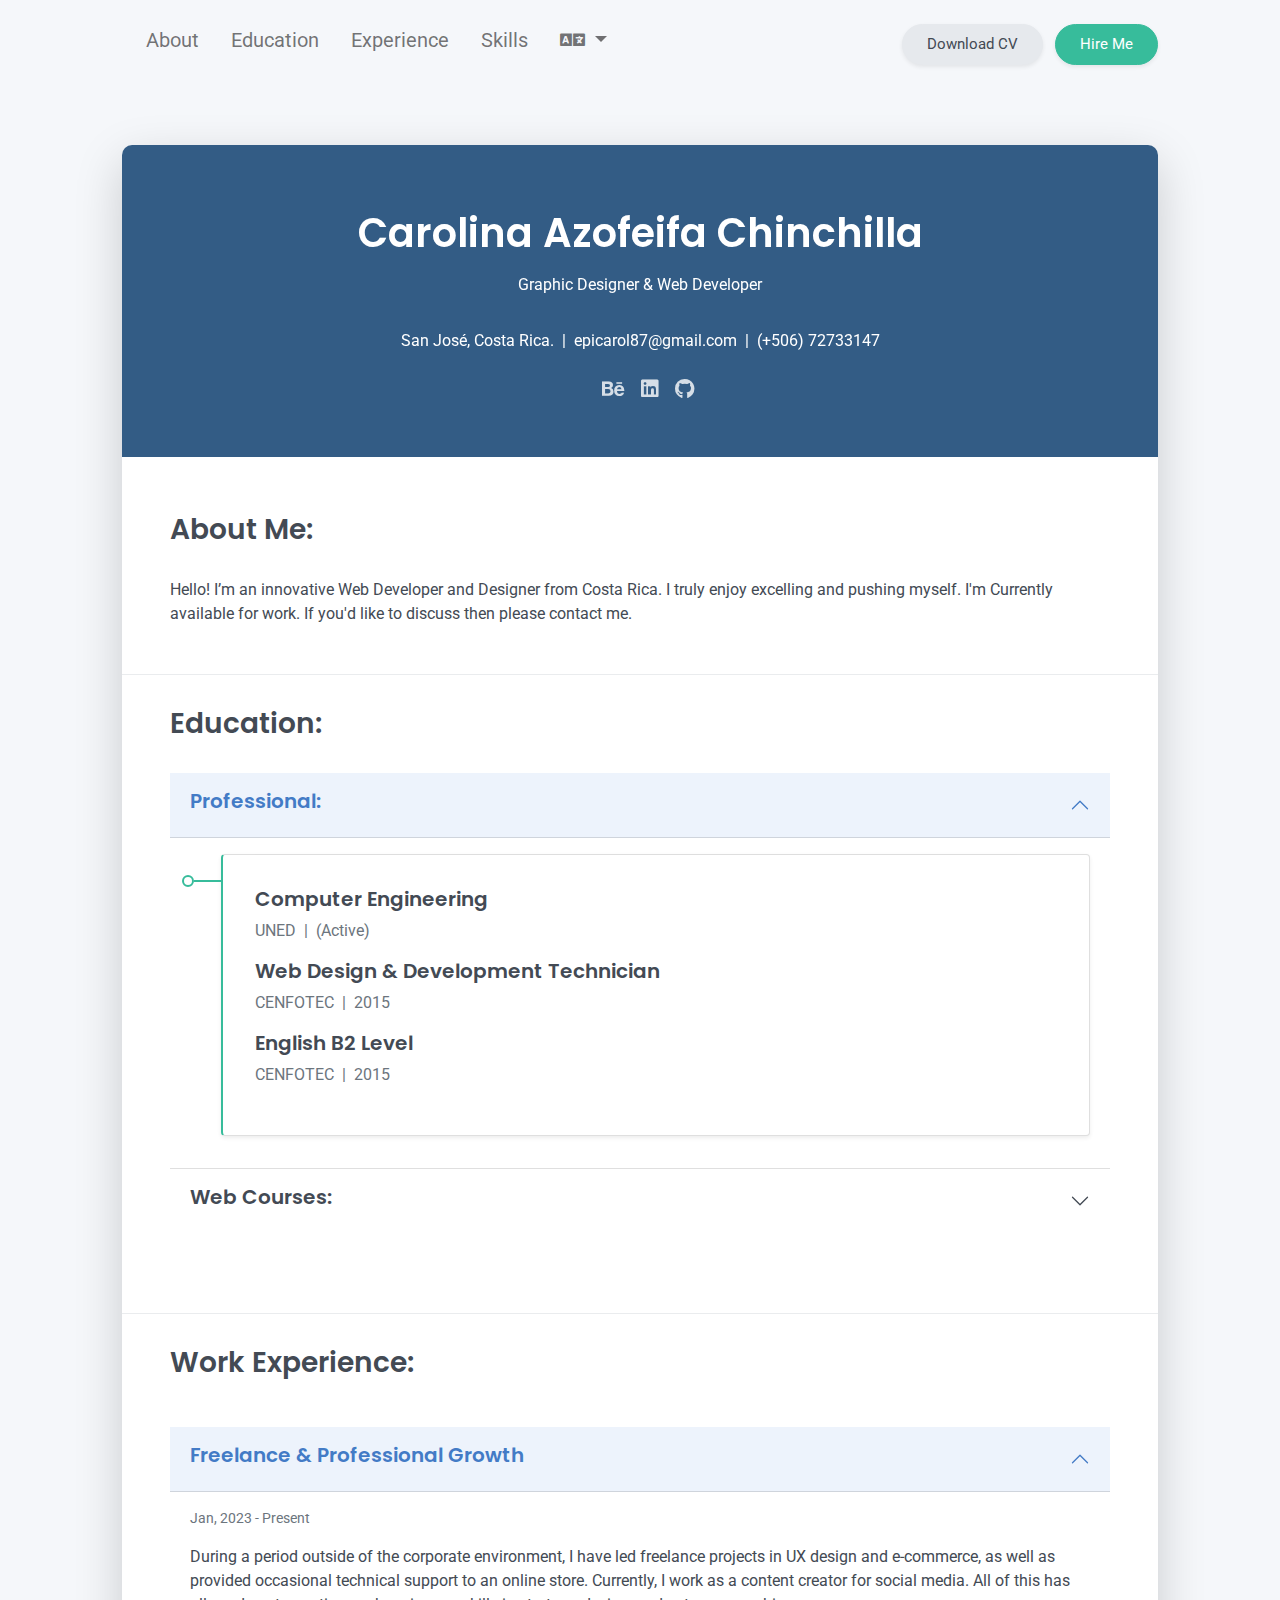
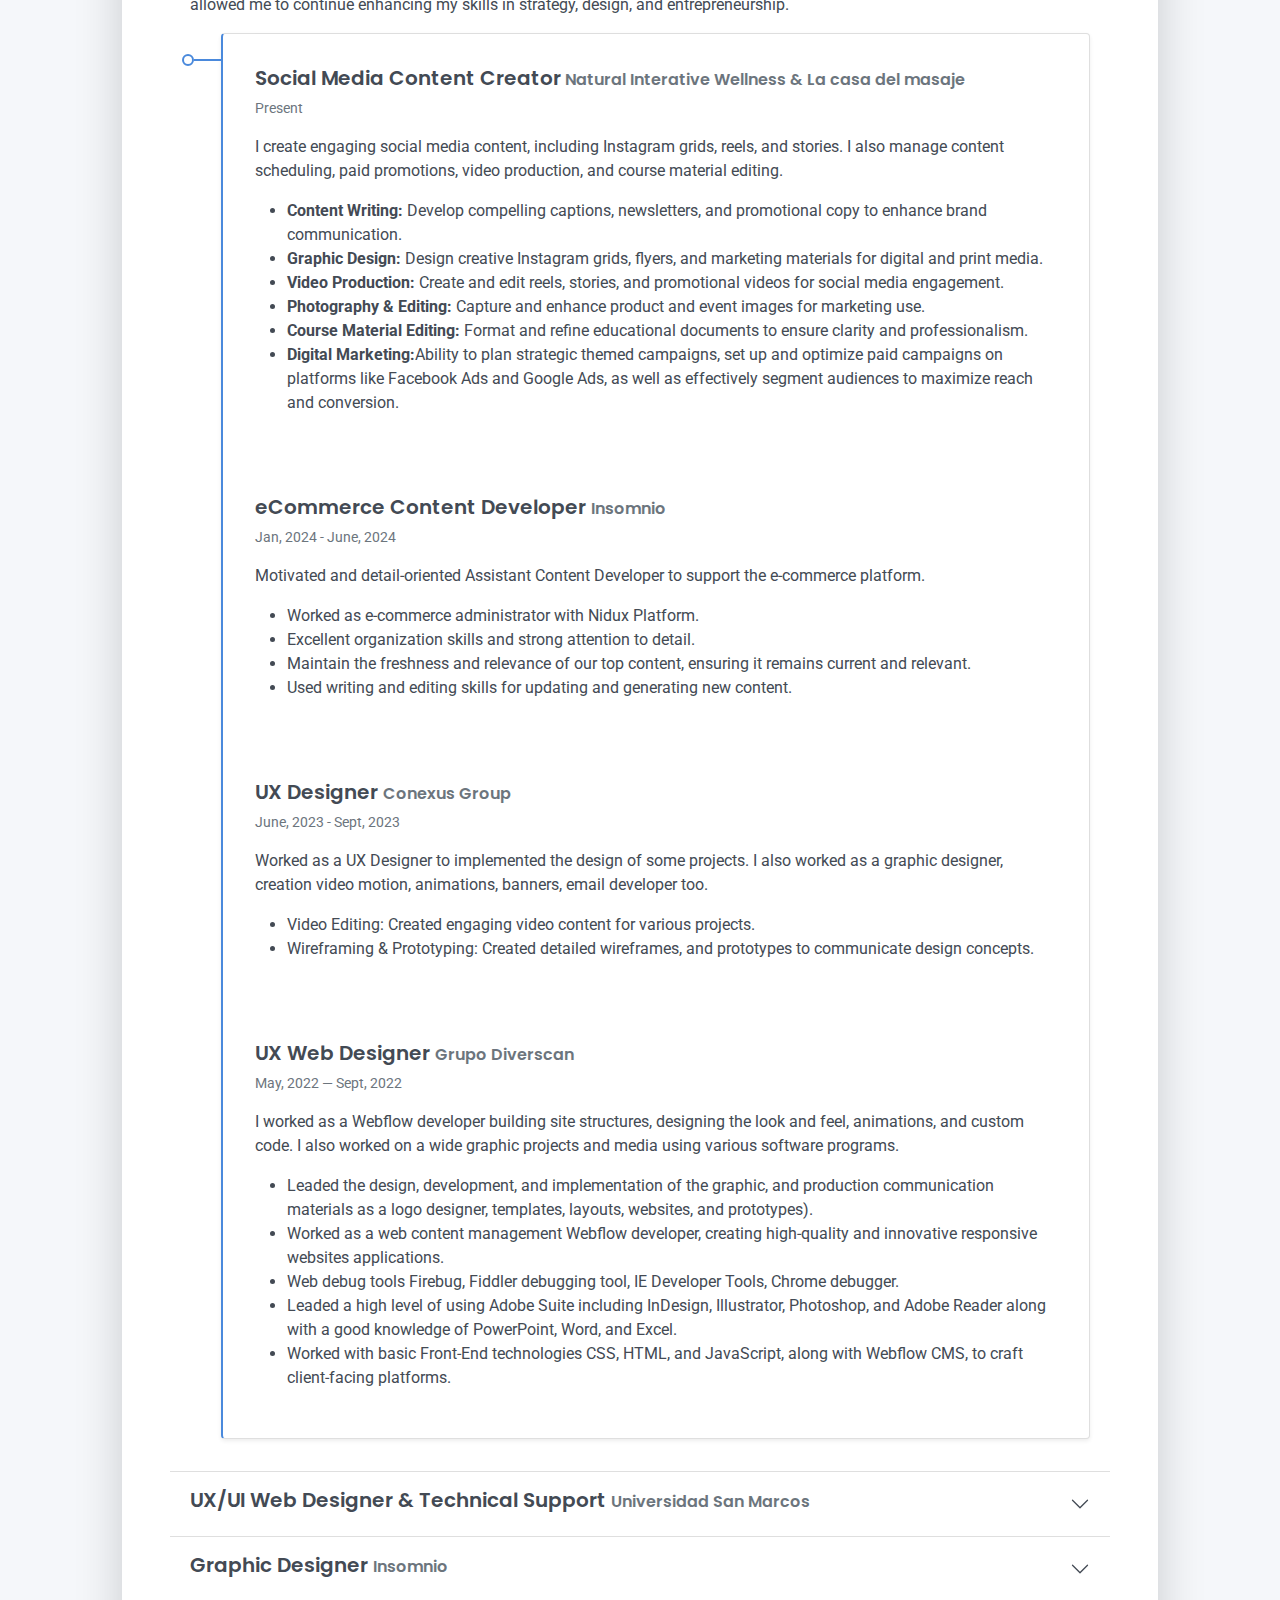
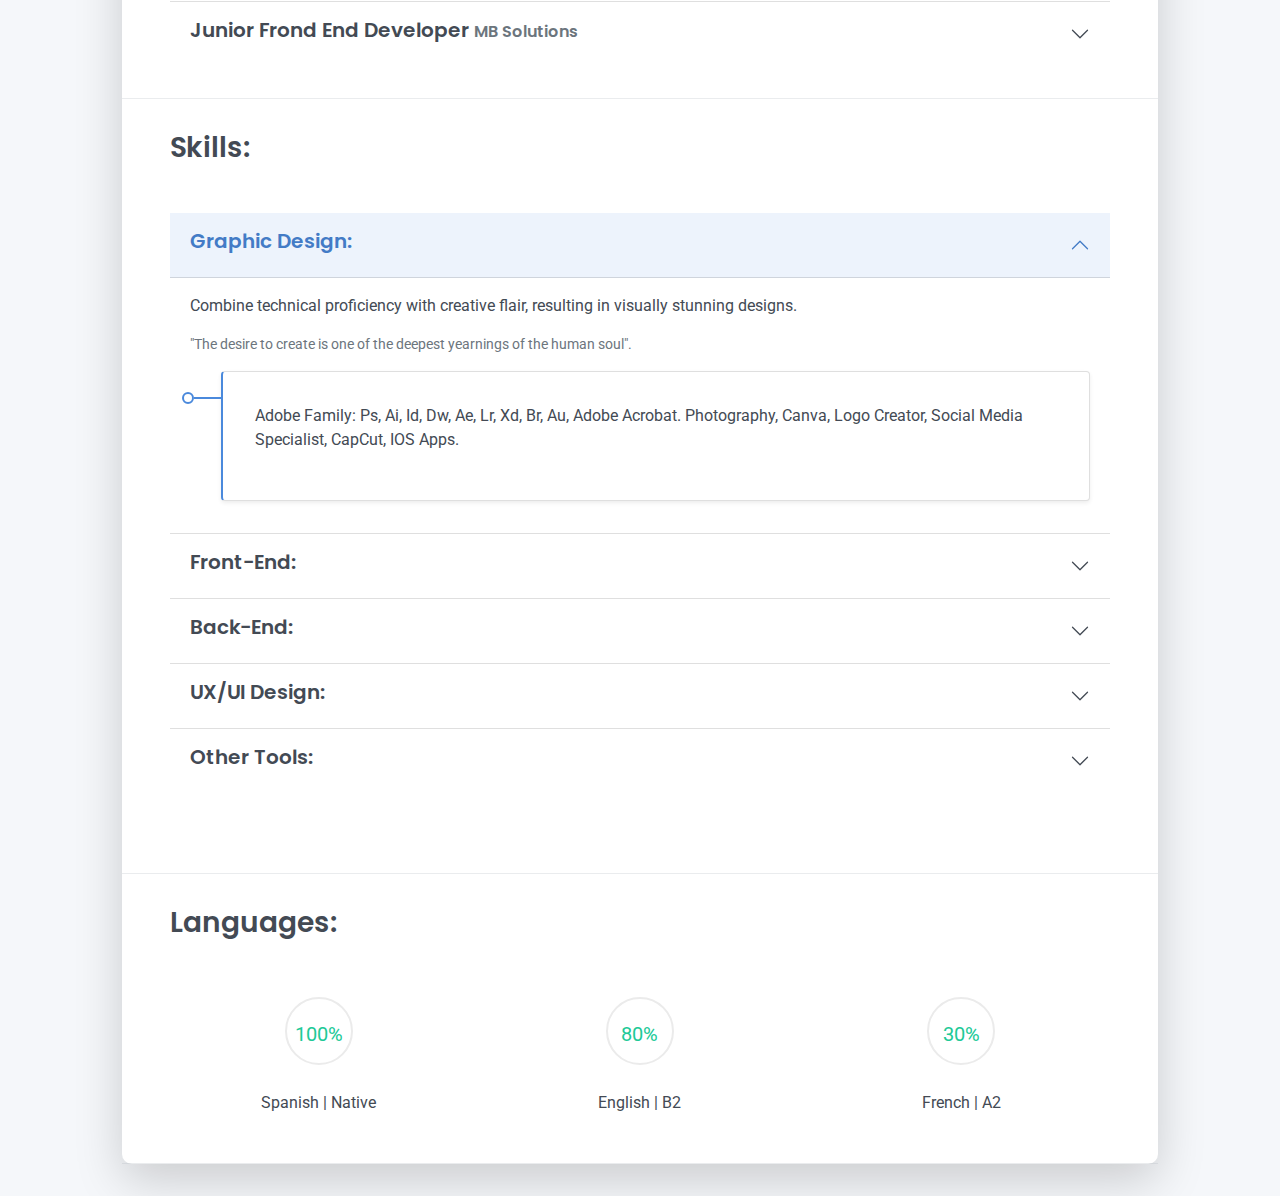
<file: index.html>
<!DOCTYPE html>
<html lang="en-US">
 <head>
  <meta charset="UTF-8">
  <link rel="shortcut icon" href="images/icon.jpg">
  <meta http-equiv="X-UA-Compatible" content="IE=edge">
  <meta name="viewport" content="width=device-width, initial-scale=1">
  <title>English Resume Carolina</title>
  <link rel="preconnect" href="https://fonts.gstatic.com" crossorigin="crossorigin" />
  <link rel="preload" as="style" href="https://fonts.googleapis.com/css2?family=Poppins:wght@600&amp;family=Roboto:wght@300;400;500;700&amp;display=swap" />
  <link rel="stylesheet" href="https://fonts.googleapis.com/css2?family=Poppins:wght@600&amp;family=Roboto:wght@300;400;500;700&amp;display=swap" media="print" onload="this.media='all'" />
  <noscript>
   <link rel="stylesheet" href="https://fonts.googleapis.com/css2?family=Poppins:wght@600&amp;family=Roboto:wght@300;400;500;700&amp;display=swap" />
  </noscript>
  <link href="css/font-awesome/css/all.min.css?ver=1.2.0" rel="stylesheet">
  <link href="css/bootstrap.min.css?ver=1.2.0" rel="stylesheet">
  <link href="css/aos.css?ver=1.2.0" rel="stylesheet">
  <link href="css/main.css?ver=1.2.0" rel="stylesheet">
  <noscript>
   <style type="text/css">
    [data-aos] {
     opacity: 1 !important;
     transform: translate(0) scale(1) !important;
    }
   </style>
  </noscript>
 </head>
 <body id="top">
  <button
        type="button"
        class="btn btn-danger btn-floating btn-lg"
        id="btn-back-to-top"
        >
  <i class="fas fa-arrow-up"></i>
</button>
<nav id="navbar" class="navbar navbar-expand-lg navbar-light bg-light navbar sticky-top navbar-light">
  <div class="container">
    <button class="navbar-toggler" type="button" data-bs-toggle="collapse" data-bs-target="#navbarSupportedContent" aria-controls="navbarSupportedContent" aria-expanded="false" aria-label="Toggle navigation">
      <span class="navbar-toggler-icon"></span>
    </button>
    <div class="collapse navbar-collapse" id="navbarSupportedContent">
      <ul class="navbar-nav me-auto mb-2 mb-lg-0">
        <li class="nav-item">
          <a class="nav-link" href="#aboutMe">About</a>
        </li>
        <li class="nav-item">
          <a class="nav-link" href="#education">Education</a>
        </li>
        <li class="nav-item">
          <a class="nav-link" href="#experience">Experience</a>

        </li>

        <li class="nav-item">
          <a class="nav-link" href="#skills">Skills</a>
        </li>
   
      <li class="nav-item dropdown">
        <a class="nav-link dropdown-toggle" href="#" id="navbarDropdownMenuLink" data-bs-toggle="dropdown" aria-haspopup="true" aria-expanded="false">
          <i class="fa fa-language"></i>
        </a>
        <div class="dropdown-menu" aria-labelledby="navbarDropdownMenuLink">
          <a class="dropdown-item" href="index.html">English</a>
          <a class="dropdown-item" href="español.html">Spanish</a>
          
        </div>
      </li>

      </ul>
<div class="d-print-none print-nav-btns">
       <a class="btn btn-light text-dark shadow-sm mt-1 me-1" href="english_resume.pdf" target="_blank">Download CV</a>
       <a class="btn btn-success shadow-sm mt-1" target="_blank" href="https://wa.me/72733147">Hire Me</a>
      </div>

    </div>
  </div>
</nav>
  <header class="d-print-none print-btns">
   <div class="container text-center text-lg-left">
    <div class="py-3 clearfix ">
     <div class="col-lg-12 col-md-7 text-center text-md-start">
      <div class="site-nav" style="margin-top: 4px;">
      </div>
      <div class="d-print-none">
       <a class="btn btn-light text-dark shadow-sm mt-1 me-1" href="english_resume.pdf" target="_blank">Download CV</a>
       <a class="btn btn-success shadow-sm mt-1" target="_blank" href="https://wa.me/72733147">Hire Me</a>
      </div>
     </div>
    </div>
   </div>
  </header>

  <div class="page-content">
   <div class="container">
    <div class="cover shadow-lg bg-white">
     <div class="cover-bg  text-white">
        <div class="cover-bg2 p-3 p-lg-4 ">
      <div class="row">
       <div class="col-lg-12 col-md-7 text-center text-md-center">
        <h2 class="h1 mt-2" data-aos="fade-left" data-aos-delay="0">Carolina Azofeifa Chinchilla</h2>
        <p data-aos="fade-left" data-aos-delay="100">Graphic Designer & Web Developer</p>
        <p class="subtitle mt-3" data-aos="fade-left" data-aos-delay="200">San José, Costa Rica. &nbsp;|&nbsp; epicarol87@gmail.com &nbsp;|&nbsp; (+506) 72733147 </p>
        <nav data-aos="fade-left" data-aos-delay="300" role="navigation">
        <ul class="nav justify-content-center">
         <li class="nav-item">
          <a class="nav-link" href="https://www.behance.net/girldiaazofeif" title="Behance" target="_blank">
           <i class="fab fa-behance"></i>
           <span class="menu-title sr-only">Behance</span>
          </a>
         </li>
    
         <li class="nav-item">
          <a class="nav-link" href="https://www.linkedin.com/in/carolinazofeifac" title="linkedin" target="_blank">
           <i class="fab fa-linkedin"></i>
           <span class="menu-title sr-only">Linkedin</span>
          </a>
         </li>
         <li class="nav-item">
          <a class="nav-link" href="https://github.com/CaritoBruce" title="Github" target="_blank">
           <i class="fab fa-github"></i>
           <span class="menu-title sr-only">Github</span>
          </a>
         </li>
        </ul>
       </nav>
       </div>
      </div>
        </div>
     </div>
     <div id="aboutMe" class="about-section pt-4 px-3 px-lg-4 mt-1">
      <div class="row">
       <div class="col-md-12">
        <h2 class="h3 mb-3">About Me:</h2>
        <p>Hello! I’m an innovative Web Developer and Designer from Costa Rica. I truly enjoy excelling and pushing myself. I'm Currently available for work. If you'd like to discuss then please contact me.</p>
       </div>
      </div>
     </div>
     <!-- EDUCACION -->
     <hr class="d-print-none" />
     <div class="page-break"></div>
  <div id="education" class="education-section px-3 px-lg-4 pb-4">
  <h2 class="h3 mb-3">Education:</h2>
  <div class="accordion accordion-flush" id="accordionPanelsStayOpenExample">
  <div class="accordion-item">
    <h2 class="accordion-header" id="panelsStayOpen-headingOne">
      <button class="accordion-button" type="button" data-bs-toggle="collapse" data-bs-target="#panelsStayOpen-collapseOne" aria-expanded="true" aria-controls="panelsStayOpen-collapseOne">
      <div class="h5 mb-1">Professional:</div>
      </button>
    </h2>
        <div id="panelsStayOpen-collapseOne" class="accordion-collapse collapse show" aria-labelledby="panelsStayOpen-headingOne">
      <div class="accordion-body">
       <div class="timeline-card timeline-card-success card shadow-sm">
        <div class="card-body">
         <div class="h5 mb-1">Computer Engineering </div>
         <p class="text-muted">UNED &nbsp;|&nbsp; (Active)</p>
         <div class="h5 mb-1">Web Design & Development Technician </div>
         <p class="text-muted">CENFOTEC &nbsp;|&nbsp; 2015</p>
         <div class="h5 mb-1">English B2 Level</div>
         <p class="text-muted">CENFOTEC &nbsp;|&nbsp; 2015</p>
        </div>
      </div>
      </div>
    </div>
  </div>

  <div class="accordion-item">
    <h2 class="accordion-header" id="panelsStayOpen-headingTwo">
            <button class="accordion-button collapsed" type="button" data-bs-toggle="collapse" data-bs-target="#panelsStayOpen-collapseTwo" aria-expanded="false" aria-controls="panelsStayOpen-collapseTwo">

       <div class="h5 mb-1">Web Courses:</div>
      </button>
    </h2>
       <div id="panelsStayOpen-collapseTwo" class="accordion-collapse collapse" aria-labelledby="panelsStayOpen-headingTwo">

      <div class="accordion-body">
      <div class="timeline-card timeline-card-success card shadow-sm">
        <div class="card-body">
         <div class="h5 mb-1">English Intermediate Level</div>
         <p class="text-muted">CORPERSA &nbsp;|&nbsp; Certified</p>
         <div class="h5 mb-1">English A1 Level</div>
         <p class="text-muted">INTENSA &nbsp;|&nbsp; 2015</p>
         <div class="h5 mb-1">Google UX Design Professional Certificate</div>
         <p class="text-muted">Coursera &nbsp;|&nbsp; Active</p>
         <div class="h5 mb-1">Introduction to Cybersecurity</div>
         <p class="text-muted">UTN Cisco &nbsp;|&nbsp; Networking Academy | Active</p>
         <div class="h5 mb-1">Software Engineering with PHP, HTML 5 and Material Design</div>
         <p class="text-muted">UDEMY &nbsp;|&nbsp; Certified </p>
        </div>
       </div>

      </div>
    </div>
  </div>
</div>
</div>
  

     <!-- EXPERIENCIA -->
     <hr class="d-print-none" />
     <div id="experience" class="work-experience-section px-3 px-lg-4">
      <h2 class="h3 mb-4">Work Experience:</h2>
      
       <div class="accordion accordion-flush" id="accordionPanelsStayOpenExample">
        <div class="accordion-item">
         <h2 class="accordion-header" id="panelsStayOpen-headingOne">
          <button class="accordion-button" type="button" data-bs-toggle="collapse" data-bs-target="#panelsStayOpen-collapseOne" aria-expanded="true" aria-controls="panelsStayOpen-collapseOne">
           <div class="h5 mb-1">Freelance &amp; Professional Growth</div>
          </button>
         </h2>
         <div id="panelsStayOpen-collapseOne" class="accordion-collapse collapse show" aria-labelledby="panelsStayOpen-headingOne">
          <div class="accordion-body">
           <div class="text-muted text-small mb-2">Jan, 2023 - Present</div>
           <p>During a period outside of the corporate environment, I have led freelance projects in UX design and e-commerce, as well as provided occasional technical support to an online store. Currently, I work as a content creator for social media. All of this has allowed me to continue enhancing my skills in strategy, design, and entrepreneurship.</p>
           <div class="timeline-card timeline-card-primary card shadow-sm">
            
            <div class="card-body">
             <div class="h5 mb-1">Social Media Content Creator<span class="text-muted h6"> Natural Interative Wellness & La casa del masaje</span>
             </div>
             <div class="text-muted text-small mb-2">Present</div>
             <p>
               I create engaging social media content, including Instagram grids, reels, and stories. I also manage content scheduling, paid promotions, video production, and course material editing.
             </p>
             <ul class="resume-list">
              <li> <b>Content Writing:</b> Develop compelling captions, newsletters, and promotional copy to enhance brand communication.</li>
              <li> <b>Graphic Design:</b>  Design creative Instagram grids, flyers, and marketing materials for digital and print media.</li>
              <li> <b>Video Production:  </b>Create and edit reels, stories, and promotional videos for social media engagement.</li>
              <li><b>Photography & Editing:</b> Capture and enhance product and event images for marketing use.</li>
              <li><b>Course Material Editing:</b> Format and refine educational documents to ensure clarity and professionalism.</li>
              <li><b>Digital Marketing:</b>Ability to plan strategic themed campaigns, set up and optimize paid campaigns on platforms like Facebook Ads and Google Ads, as well as effectively segment audiences to maximize reach and conversion.</li>
             </ul>
            </div>


            <div class="card-body">
             <div class="h5 mb-1">eCommerce Content Developer <span class="text-muted h6">Insomnio</span>
             </div>
             <div class="text-muted text-small mb-2">Jan, 2024 - June, 2024</div>
             <p>Motivated and detail-oriented Assistant Content Developer to support the e-commerce platform. </p>
             <ul class="resume-list">
              <li>Worked as e-commerce administrator with Nidux Platform.</li>
              <li>Excellent organization skills and strong attention to detail. </li>
              <li>Maintain the freshness and relevance of our top content, ensuring it remains current and relevant.</li>
              <li>Used writing and editing skills for updating and generating new content.</li>
             </ul>
            </div>

            <div class="card-body">
             <div class="h5 mb-1">UX Designer <span class="text-muted h6"> Conexus Group</span>
             </div>
             <div class="text-muted text-small mb-2">June, 2023 - Sept, 2023 </div>
             <p>Worked as a UX Designer to implemented the design of some projects. I also worked as a graphic designer, creation video motion, animations, banners, email developer too.</p>
             <ul class="resume-list">
              <li>Video Editing: Created engaging video content for various projects. </li>
              <li>Wireframing & Prototyping: Created detailed wireframes, and prototypes to communicate design concepts.</li>
             </ul>
            </div>


            <div class="card-body">
             <div class="h5 mb-1">UX Web Designer <span class="text-muted h6">Grupo Diverscan</span>
             </div>
             <div class="text-muted text-small mb-2">May, 2022 — Sept, 2022</div>
             <p>I worked as a Webflow developer building site structures, designing the look and feel, animations, and custom code. I also worked on a wide graphic projects and media using various software programs.</p>
             
            <ul class="resume-list">
              <li>Leaded the design, development, and implementation of the graphic, and production communication materials as a logo designer, templates, layouts, websites, and prototypes).</li>
              <li>Worked as a web content management Webflow developer, creating high-quality and innovative responsive websites applications.</li>
              <li>Web debug tools Firebug, Fiddler debugging tool, IE Developer Tools, Chrome debugger.</li>
              <li>Leaded a high level of using Adobe Suite including InDesign, Illustrator, Photoshop, and Adobe Reader along with a good knowledge of PowerPoint, Word, and Excel.</li>
              <li>Worked with basic Front-End technologies CSS, HTML, and JavaScript, along with Webflow CMS, to craft client-facing platforms.</li>
             </ul>

            </div>


           </div>
          </div>
         </div>
        </div>

        <div class="accordion-item">
         <h2 class="accordion-header" id="panelsStayOpen-headingThree">
          <button class="accordion-button collapsed" type="button" data-bs-toggle="collapse" data-bs-target="#panelsStayOpen-collapseThree" aria-expanded="false" aria-controls="panelsStayOpen-collapseThree">
           <div class="h5 mb-1">UX/UI Web Designer & Technical Support <span class="text-muted h6"> Universidad San Marcos</span>
           </div>
          </button>
         </h2>
         <div id="panelsStayOpen-collapseThree" class="accordion-collapse collapse" aria-labelledby="panelsStayOpen-headingThree">
          <div class="accordion-body">
           <div class="timeline-card timeline-card-primary card shadow-sm">
            <div class="card-body">
             <div class="text-muted text-small mb-2">Jun, 2020 — Jun, 2021</div>
             <p>Worked in UX/ UI Design redesigning the university courses platform and implementing a new adaptive responsive design at the LMS platform. I also worked as a technical support for students.</p>
             <ul class="resume-list">
              <li>Designed and developed a new user interface for different university platforms.</li>
              <li>Handled refined and tested prototypes for the new website look.</li>
              <li>Collaborated with product managers and designers to create a comprehensive user new interface style guide.</li>
              <li>Developed and implemented a new adaptive responsive design at the LMS platform.</li>
              <li>Created graphics, layouts, illustrations, and design elements for the website’s platforms and documents.</li>
              <li>Designed a specific “look and feel” for any new course, understanding the concept of usability of all the students active and new students.</li>
              <li>HTML and coding knowledge, also SCSS/CSS understanding of modern CSS (FlexBox, Grid, Transform, Translate, and other modern properties).</li>
              <li>Leaded a high level of using Adobe Suite including InDesign, Illustrator, Photoshop, and Adobe Reader along with a good knowledge of PowerPoint, Word, and Excel.</li>
              <li>Offered 100% technical platform support to students and teachers.</li>
              <li>Liaised with students and teachers to ensure that all specific software was understood and usability was corrected.</li>
             </ul>
            </div>
           </div>
          </div>
         </div>
        </div>



        <div class="accordion-item">
         <h2 class="accordion-header" id="panelsStayOpen-headingFour">
          <button class="accordion-button collapsed" type="button" data-bs-toggle="collapse" data-bs-target="#panelsStayOpen-collapseFour" aria-expanded="false" aria-controls="panelsStayOpen-collapseThree">
           <div class="h5 mb-1">Graphic Designer <span class="text-muted h6">Insomnio</span>
           </div>
          </button>
         </h2>
         <div id="panelsStayOpen-collapseFour" class="accordion-collapse collapse" aria-labelledby="panelsStayOpen-headingFour">
          <div class="accordion-body">
           <div class="timeline-card timeline-card-primary card shadow-sm">
            <div class="card-body">
             <div class="text-muted text-small mb-2">Aug, 2017 — May, 2020</div>
             <p>Worked as Graphic Designer and e-commerce Developer. I also worked in events and as a sales clerk. I still give technical support to them. </p>
             <ul class="resume-list">
              <li>Worked as a website Wix content administrator, and updated the store’s inventory.</li>
              <li>Created design elements for the brand’s company in social media and Wix CMS (banners, posts, products photo editions).</li>
              <li>Worked as e-commerce administrator with Nidux Platform.</li>
              <li>Testing website platforms.</li>
              <li>implementing and maintaining online stores.</li>
              <li>Expertise in optimizing site performance, focusing on speed (best images quality practices), and SEO best practices.</li>
              <li>Maintained and organized store displays to enhance product visibility and expedite product location activities.</li>
              <li>Facilitated inventory and stock management.</li>
              <li>I also worked in the store and events and as a sales clerk.</li>
             </ul>
            </div>
           </div>
          </div>
         </div>
        </div>
        <div class="accordion-item">
         <h2 class="accordion-header" id="panelsStayOpen-headingFive">
          <button class="accordion-button collapsed" type="button" data-bs-toggle="collapse" data-bs-target="#panelsStayOpen-collapseFive" aria-expanded="false" aria-controls="panelsStayOpen-collapseThree">
           <div class="h5 mb-1">Junior Frond End Developer <span class="text-muted h6"> MB Solutions</span>
           </div>
          </button>
         </h2>
         <div id="panelsStayOpen-collapseFive" class="accordion-collapse collapse" aria-labelledby="panelsStayOpen-headingFive">
          <div class="accordion-body">
           <div class="timeline-card timeline-card-primary card shadow-sm">
            <div class="card-body">
             <div class="text-muted text-small mb-2">Jun, 2015 — Jun, 2017</div>
             <p>Developed high-quality and innovative, User-Friendly, responsive sports-related website applications. I also worked as a graphic designer, creating banners and animations: </p>
             <ul class="resume-list">
              <li>US Sports knowledge and its products.</li>
              <li>Worked directly with the agile sprint teams to present and communicate design concepts.</li>
              <li>Translated designs from Photoshop to HTML and CSS while ensuring that the UX and UI design are maintained.</li>
              <li>Developed high-quality and innovative, User-Friendly, responsive sports-related websites applications, using HTML, CSS, CMS, Javascript, Jquery, Sass, Flexbox, etc.</li>
              <li>Created design arts (logos, page covers, banners, promotional content, social media content, email and newsletters, etc.).</li>
              <li>Implemented animations with jQuery to creating engaging and interactive web pages.</li>
              <li>Used the CSS layout module Flexbox to creates flexible and responsive web layouts. </li>
              <li>Implemented image sprites as a vector to control the color icon images, and to reduce the number of server requests and save bandwidth.</li>
              <li>Used Jira for project management, to collaborate between the team and individual.</li>
              <li>Employed version control systems such as Git and Subversion to collaborate on projects and manage code.</li>
              <li>Web debug tools Firebug, Fiddler debugging tool, IE Developer Tools, Chrome debugger.</li>
             </ul>
            </div>
           </div>
          </div>
         </div>
        </div>
       </div>
      
     </div>
     <hr class="d-print-none" />
     <div class="page-break"></div>
     <!-- SKILLS -->
     <div id="skills" class="education-section px-3 px-lg-4 pb-4">
      <h2 class="h3 mb-4">Skills:</h2>
      <div class="accordion accordion-flush" id="accordionPanelsStayOpenExample">
  
  <div class="accordion-item">
    <h2 class="accordion-header" id="panelsStayOpen-headingOne">
      <button class="accordion-button" type="button" data-bs-toggle="collapse" data-bs-target="#panelsStayOpen-collapseOne" aria-expanded="true" aria-controls="panelsStayOpen-collapseOne">
        <div class="h5 mb-1">Graphic Design:</div>
      </button>
    </h2>
    <div id="panelsStayOpen-collapseOne" class="accordion-collapse collapse show" aria-labelledby="panelsStayOpen-headingOne">
      <div class="accordion-body">
        <p>Combine technical proficiency with creative flair, resulting in visually stunning designs.</p>
        <div class="text-muted text-small mb-2">"The desire to create is one of the deepest yearnings of the human soul".</div>
        <div class="timeline-card timeline-card-primary card shadow-sm">
          <div class="card-body">
            <p>Adobe Family: Ps, Ai, Id, Dw, Ae, Lr, Xd, Br, Au, Adobe Acrobat. Photography, Canva, Logo Creator, Social Media Specialist, CapCut, IOS Apps.
            </p>
          </div>
        </div>
      </div>
    </div>
  </div>

  <div class="accordion-item">
    <h2 class="accordion-header" id="panelsStayOpen-headingTwo">
      <button class="accordion-button collapsed" type="button" data-bs-toggle="collapse" data-bs-target="#panelsStayOpen-collapseTwo" aria-expanded="false" aria-controls="panelsStayOpen-collapseTwo">
        <div class="h5 mb-1">Front-End:</div>
      </button>
    </h2>
    <div id="panelsStayOpen-collapseTwo" class="accordion-collapse collapse" aria-labelledby="panelsStayOpen-headingTwo">
      <div class="accordion-body">
        <p>Learning HTML and CSS is a lot more challenging than it used to be. Responsive web design adds more layers of complexity to designing and developing websites.</p>
        <div class="text-muted text-small mb-2">"A person who never made a mistake never made anything".</div>
        <div class="timeline-card timeline-card-primary card shadow-sm">
          <div class="card-body">
            <p>HTML5, CSS, CSS3, SASS, LESS Bootstrap, Materialize Design, Foundation, XML, LESS, NPM, JAVSCRIPT, JQUERY, React, Angular, GIT, GITHUB.
            </p>
          </div>
        </div>
      </div>
    </div>
  </div>



<div class="accordion-item">
  <h2 class="accordion-header" id="panelsStayOpen-headingThree">
    <button class="accordion-button collapsed" type="button" data-bs-toggle="collapse" data-bs-target="#panelsStayOpen-collapseThree" aria-expanded="false" aria-controls="panelsStayOpen-collapseThree">
      <div class="h5 mb-1">Back-End:
      </div>
    </button>
  </h2>
  <div id="panelsStayOpen-collapseThree" class="accordion-collapse collapse" aria-labelledby="panelsStayOpen-headingThree">
    <div class="accordion-body">
      <p>To be part of a dynamic team of developers where I can learn new skills while contributing to the success of the company.</p>
      <div class="text-muted text-small mb-2">"Websites should look good from the inside and out".</div>
      <div class="timeline-card timeline-card-primary card shadow-sm">
        <div class="card-body">
          <p>Node.js, SQL, MYSQL, PHP, Python, Pseint.
          </p>
        </div>
      </div>
    </div>
  </div>
</div>

<div class="accordion-item">
  <h2 class="accordion-header" id="panelsStayOpen-headingFour">
    <button class="accordion-button collapsed" type="button" data-bs-toggle="collapse" data-bs-target="#panelsStayOpen-collapseFour" aria-expanded="false" aria-controls="panelsStayOpen-collapseThree">
      <div class="h5 mb-1">UX/UI Design:
      </div>
    </button>
  </h2>
  <div id="panelsStayOpen-collapseFour" class="accordion-collapse collapse" aria-labelledby="panelsStayOpen-headingFour">
    <div class="accordion-body">
      <p>Competence in user experience (UX), user interface (UI) design and prototyping.</p>
      <div class="text-muted text-small mb-2">"A user interface is like a joke if you have to explain it, it is not that good".</div>
      <div class="timeline-card timeline-card-primary card shadow-sm">
        <div class="card-body">
          <p>Prototyping, wireframing, user flows, mockups: Adobe XD, Figma, Webflow, Justinmind, Sketch. 
Typography, Visual Design, Colors, Layouts, Agile.

          </p>
        </div>
      </div>
    </div>
  </div>
</div>

<div class="accordion-item">
  <h2 class="accordion-header" id="panelsStayOpen-headingFive">
    <button class="accordion-button collapsed" type="button" data-bs-toggle="collapse" data-bs-target="#panelsStayOpen-collapseFive" aria-expanded="false" aria-controls="panelsStayOpen-collapseThree">
      <div class="h5 mb-1">Other Tools:
      </div>
    </button>
  </h2>
  <div id="panelsStayOpen-collapseFive" class="accordion-collapse collapse" aria-labelledby="panelsStayOpen-headingFive">
    <div class="accordion-body">
      <p>Works with multiple software and programs for design and has a fast-learning style with the motivation to continue to enhance skills.</p>
      <div class="text-muted text-small mb-2">"Intuitive design is how we give the user new superpowers ".</div>
      <div class="timeline-card timeline-card-primary card shadow-sm">
        <div class="card-body">
          <p>CMS and LMS WordPress, Wix, NIDUX, Webflow, Canvas, Microsoft Office, Jira, Trello, Scrum, LD (Logical Data).
          </p>
          <p>English - Spanish Translator.</p>
          <p>MacOS, Windows, Linux.</p>
        </div>
      </div>
    </div>
  </div>
</div>

</div>

     </div>

 <hr class="d-print-none" />
     <div id="languages" class="skills-section px-3 px-lg-4">
      <h3 class="h3 mb-3 ">Languages:</h3>
      <div class="row">
       <div class="item col-12 col-lg-4">
        <div class="progress blue">
         <span class="progress-left">
          <span class="progress-bar"></span>
         </span>
         <span class="progress-right">
          <span class="progress-bar"></span>
         </span>
         <div class="progress-value">100%</div>
        </div>
        <p class="text-center">Spanish | Native</p>
       </div>
       <div class="item col-12 col-lg-4">
        <div class="progress yellow">
         <span class="progress-left">
          <span class="progress-bar"></span>
         </span>
         <span class="progress-right">
          <span class="progress-bar"></span>
         </span>
         <div class="progress-value">80%</div>
        </div>
        <p class="text-center">English | B2</p>
       </div>
       <div class="item col-12 col-lg-4">
        <div class="progress red">
         <span class="progress-left">
          <span class="progress-bar"></span>
         </span>
         <span class="progress-right">
          <span class="progress-bar"></span>
         </span>
         <div class="progress-value">30%</div>
        </div>
        <p class="text-center">French | A2</p>
       </div>
      </div>
     </div>


     <!-- CONTACTO -->
     <hr class="d-print-none" />
  
    </div>
   </div>
  </div>
 
<script src="https://ajax.googleapis.com/ajax/libs/jquery/2.1.1/jquery.min.js"></script>

  <script src="scripts/bootstrap.bundle.min.js?ver=1.2.0"></script>
  <script src="scripts/aos.js?ver=1.2.0"></script>
  <script src="scripts/main.js?ver=1.2.0"></script>
 </body>
</html>
</file>
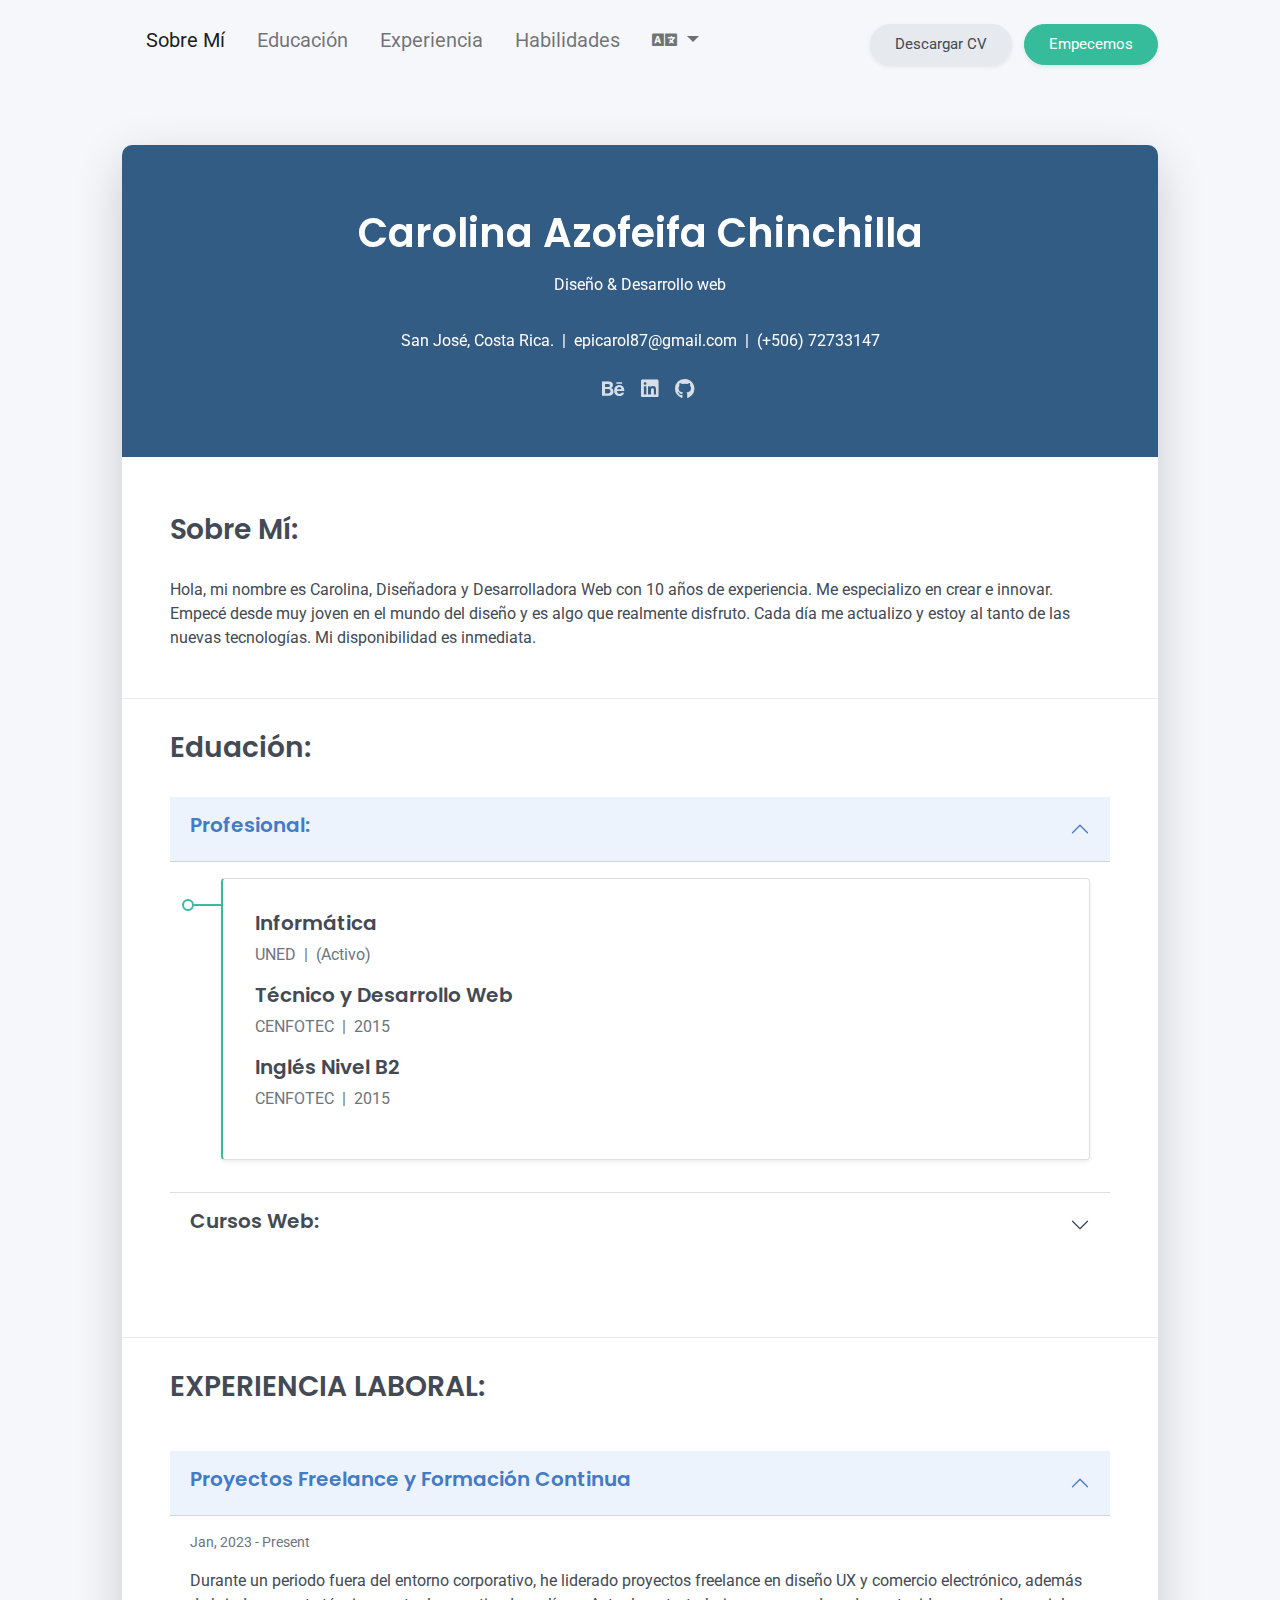
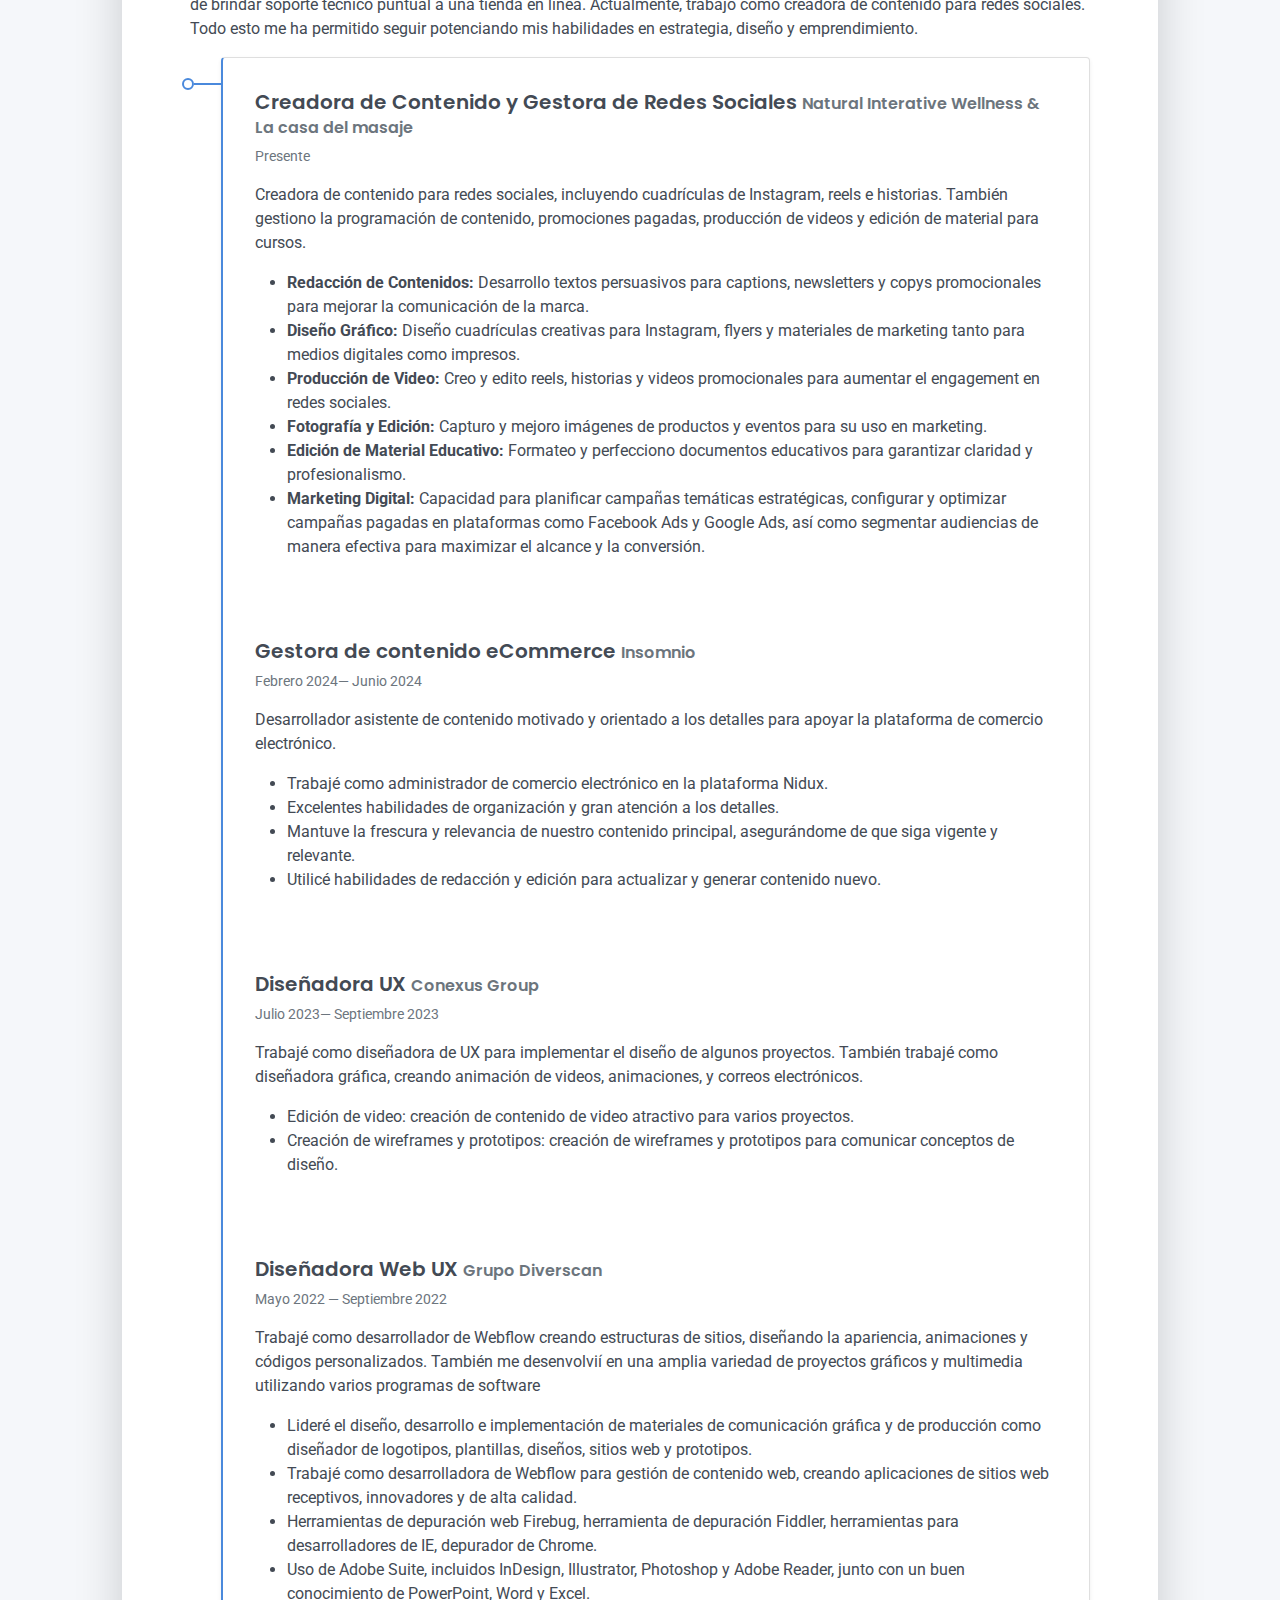
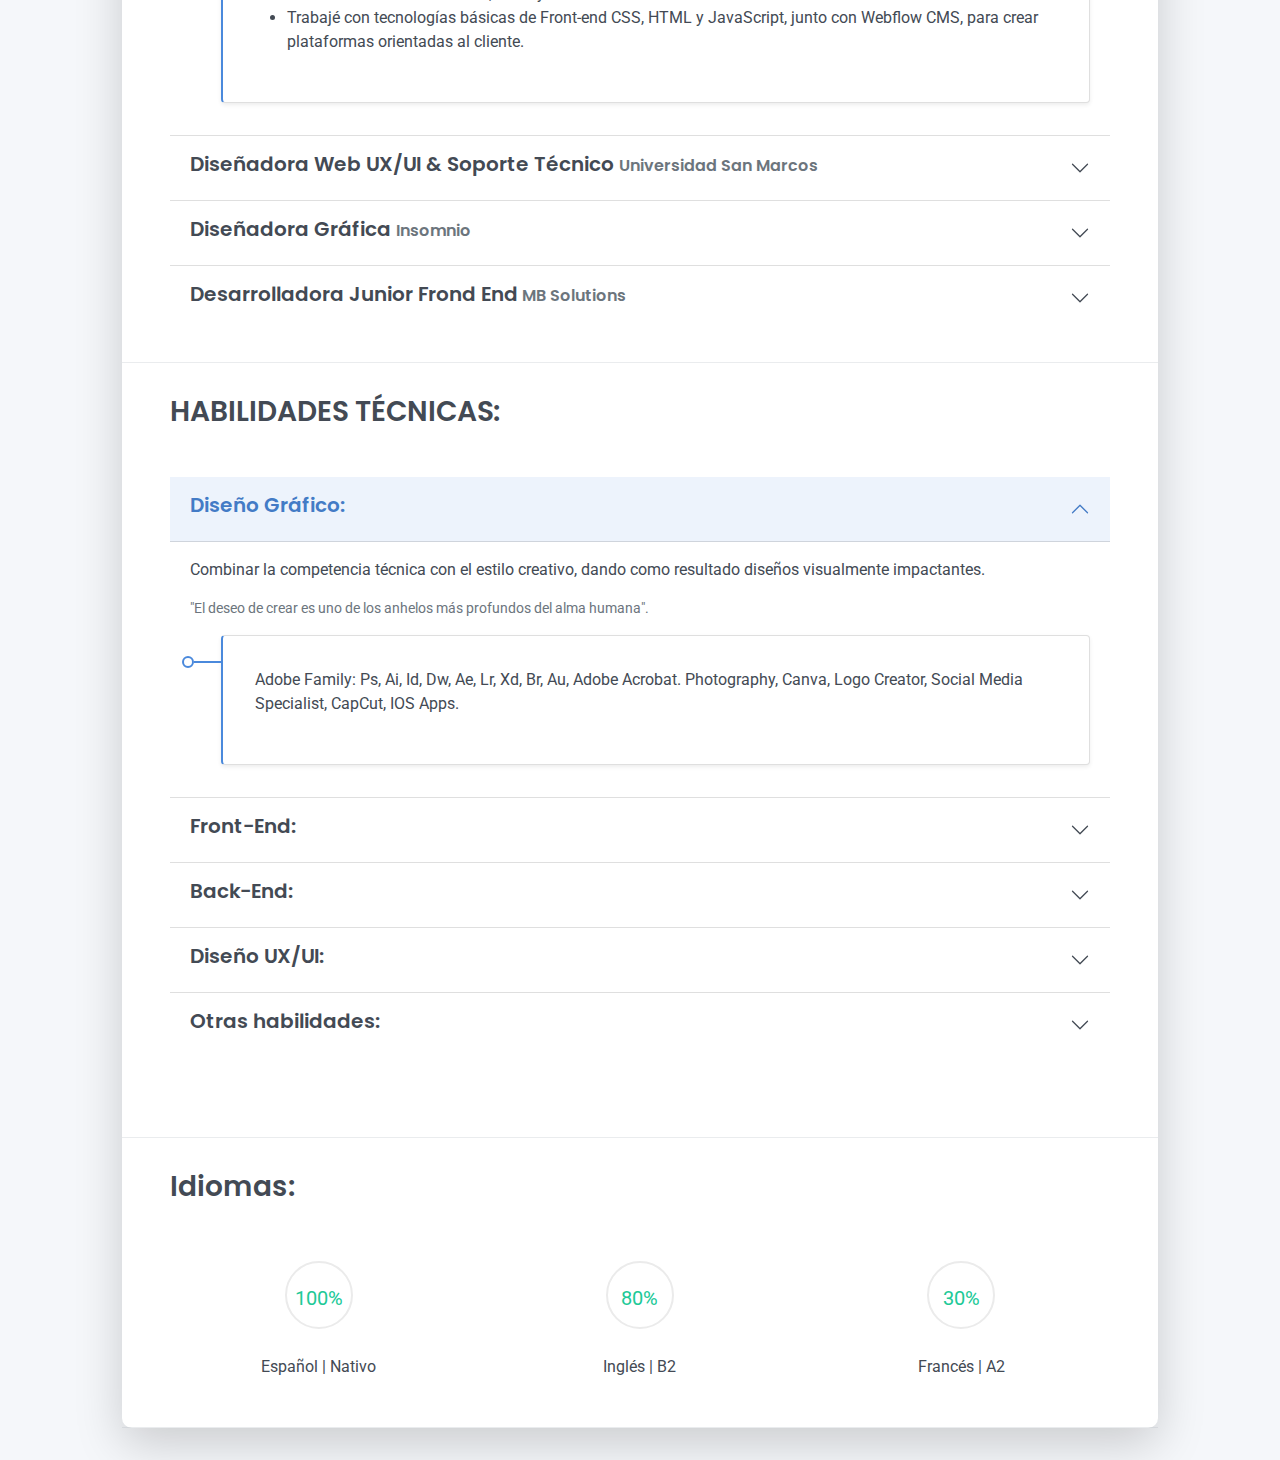
<file: español.html>
<!DOCTYPE html>
<html lang="en-US">
 <head>
  <meta charset="UTF-8">
  <link rel="shortcut icon" href="images/icon.jpg">
  <meta http-equiv="X-UA-Compatible" content="IE=edge">
  <meta name="viewport" content="width=device-width, initial-scale=1">
  <title>Carolina Curriculum Español</title>
  <link rel="preconnect" href="https://fonts.gstatic.com" crossorigin="crossorigin" />
  <link rel="preload" as="style" href="https://fonts.googleapis.com/css2?family=Poppins:wght@600&amp;family=Roboto:wght@300;400;500;700&amp;display=swap" />
  <link rel="stylesheet" href="https://fonts.googleapis.com/css2?family=Poppins:wght@600&amp;family=Roboto:wght@300;400;500;700&amp;display=swap" media="print" onload="this.media='all'" />
  <noscript>
   <link rel="stylesheet" href="https://fonts.googleapis.com/css2?family=Poppins:wght@600&amp;family=Roboto:wght@300;400;500;700&amp;display=swap" />
  </noscript>
  <link href="css/font-awesome/css/all.min.css?ver=1.2.0" rel="stylesheet">
  <link href="css/bootstrap.min.css?ver=1.2.0" rel="stylesheet">
  <link href="css/aos.css?ver=1.2.0" rel="stylesheet">
  <link href="css/main.css?ver=1.2.0" rel="stylesheet">
  <noscript>
   <style type="text/css">
    [data-aos] {
     opacity: 1 !important;
     transform: translate(0) scale(1) !important;
    }
   </style>
  </noscript>
 </head>
 <body id="top">
  <button
        type="button"
        class="btn btn-danger btn-floating btn-lg"
        id="btn-back-to-top"
        >
  <i class="fas fa-arrow-up"></i>
</button>
<nav id="navbar" class="navbar navbar-expand-lg navbar-light bg-light navbar sticky-top navbar-light">
  <div class="container">
    <button class="navbar-toggler" type="button" data-bs-toggle="collapse" data-bs-target="#navbarSupportedContent" aria-controls="navbarSupportedContent" aria-expanded="false" aria-label="Toggle navigation">
      <span class="navbar-toggler-icon"></span>
    </button>
    <div class="collapse navbar-collapse" id="navbarSupportedContent">
      <ul class="navbar-nav me-auto mb-2 mb-lg-0">
        <li class="nav-item">
          <a class="nav-link active" aria-current="page" href="#aboutMe">Sobre Mí</a>
        </li>
        <li class="nav-item">
          <a class="nav-link" href="#education">Educación</a>
        </li>
        <li class="nav-item">
          <a class="nav-link" href="#experience">Experiencia</a>

        </li>

        <li class="nav-item">
          <a class="nav-link" href="#skills">Habilidades</a>
        </li>
  <li class="nav-item dropdown">
        <a class="nav-link dropdown-toggle" href="#" id="navbarDropdownMenuLink" data-bs-toggle="dropdown" aria-haspopup="true" aria-expanded="false">
          <i class="fa fa-language"></i>
        </a>
        <div class="dropdown-menu" aria-labelledby="navbarDropdownMenuLink">
          <a class="dropdown-item" href="index.html">Inglés</a>
          <a class="dropdown-item" href="español.html">Español</a>
          
        </div>
      </li>
      </ul>
<div class="d-print-none print-nav-btns">
       <a class="btn btn-light text-dark shadow-sm mt-1 me-1" href="resume_español.pdf" target="_blank">Descargar CV</a>
       <a class="btn btn-success shadow-sm mt-1" target="_blank" href="https://wa.me/72733147">Empecemos</a>
      </div>

    </div>
  </div>
</nav>
  <header class="d-print-none print-btns">
   <div class="container text-center text-lg-left">
    <div class="py-3 clearfix ">
     <div class="col-lg-12 col-md-7 text-center text-md-start">
      <div class="site-nav" style="margin-top: 4px;">
      </div>
      <div class="d-print-none">
       <a class="btn btn-light text-dark shadow-sm mt-1 me-1" href="CAC_resume.pdf" target="_blank">Descargar CV</a>
       <a class="btn btn-success shadow-sm mt-1" target="_blank" href="https://wa.me/72733147">Empecemos</a>
      </div>
     </div>
    </div>
   </div>
  </header>

  <div class="page-content">
   <div class="container">
    <div class="cover shadow-lg bg-white">
     <div class="cover-bg  text-white">
      <div class="cover-bg2 p-3 p-lg-4 ">
      <div class="row">
       <div class="col-lg-12 col-md-7 text-center text-md-center">
        <h2 class="h1 mt-2" data-aos="fade-left" data-aos-delay="0">Carolina Azofeifa Chinchilla</h2>
        <p data-aos="fade-left" data-aos-delay="100">Diseño & Desarrollo web</p>
        <p class="subtitle mt-3" data-aos="fade-left" data-aos-delay="200">San José, Costa Rica. &nbsp;|&nbsp; epicarol87@gmail.com &nbsp;|&nbsp; (+506) 72733147 </p>
        <nav data-aos="fade-left" data-aos-delay="300" role="navigation">
        <ul class="nav justify-content-center">
         <li class="nav-item">
          <a class="nav-link" href="https://www.behance.net/girldiaazofeif" title="Behance" target="_blank">
           <i class="fab fa-behance"></i>
           <span class="menu-title sr-only">Behance</span>
          </a>
         </li>
    
         <li class="nav-item">
          <a class="nav-link" href="https://www.linkedin.com/in/carolinazofeifac" title="linkedin" target="_blank">
           <i class="fab fa-linkedin"></i>
           <span class="menu-title sr-only">Linkedin</span>
          </a>
         </li>
         <li class="nav-item">
          <a class="nav-link" href="https://github.com/CaritoBruce" title="Github" target="_blank">
           <i class="fab fa-github"></i>
           <span class="menu-title sr-only">Github</span>
          </a>
         </li>
        </ul>
       </nav>
       </div>
      </div>
      </div>
     </div>
     <div id="aboutMe" class="about-section pt-4 px-3 px-lg-4 mt-1">
      <div class="row">
       <div class="col-md-12">
        <h2 class="h3 mb-3">Sobre Mí:</h2>
        <p>Hola, mi nombre es Carolina, Diseñadora y Desarrolladora Web con 10 años de experiencia. Me especializo en crear e innovar. Empecé desde muy joven en el mundo del diseño y es algo que realmente disfruto. Cada día me actualizo y estoy al tanto de las nuevas tecnologías. Mi disponibilidad es inmediata.</p>
       </div>
      </div>
     </div>
     <!-- EDUCACION -->
     <hr class="d-print-none" />
     <div class="page-break"></div>
  <div id="education" class="education-section px-3 px-lg-4 pb-4">
  <h2 class="h3 mb-3">Eduación:</h2>
  <div class="accordion accordion-flush" id="accordionPanelsStayOpenExample">
  <div class="accordion-item">
    <h2 class="accordion-header" id="panelsStayOpen-headingOne">
      <button class="accordion-button" type="button" data-bs-toggle="collapse" data-bs-target="#panelsStayOpen-collapseOne" aria-expanded="true" aria-controls="panelsStayOpen-collapseOne">
      <div class="h5 mb-1">Profesional:</div>
      </button>
    </h2>
      <div id="panelsStayOpen-collapseOne" class="accordion-collapse collapse show" aria-labelledby="panelsStayOpen-headingOne">
      <div class="accordion-body">
       <div class="timeline-card timeline-card-success card shadow-sm">
        <div class="card-body">
         <div class="h5 mb-1">Informática</div>
         <p class="text-muted">UNED &nbsp;|&nbsp; (Activo)</p>
         <div class="h5 mb-1">Técnico y Desarrollo Web</div>
         <p class="text-muted">CENFOTEC &nbsp;|&nbsp; 2015</p>
         <div class="h5 mb-1">Inglés Nivel B2</div>
         <p class="text-muted">CENFOTEC &nbsp;|&nbsp; 2015</p>
        </div>
      </div>
      </div>
    </div>
  </div>

  <div class="accordion-item">
    <h2 class="accordion-header" id="panelsStayOpen-headingTwo">
      <button class="accordion-button collapsed" type="button" data-bs-toggle="collapse" data-bs-target="#panelsStayOpen-collapseTwo" aria-expanded="false" aria-controls="panelsStayOpen-collapseTwo">

       <div class="h5 mb-1">Cursos Web:</div>
      </button>
    </h2>
       <div id="panelsStayOpen-collapseTwo" class="accordion-collapse collapse" aria-labelledby="panelsStayOpen-headingTwo">

      <div class="accordion-body">
      <div class="timeline-card timeline-card-success card shadow-sm">
        <div class="card-body">
         <div class="h5 mb-1">Inglés Nivel Intermedio</div>
         <p class="text-muted">CORPERSA &nbsp;|&nbsp; Certificado</p>
         <div class="h5 mb-1">Inglés Nivel A1 </div>
         <p class="text-muted">INTENSA &nbsp;|&nbsp; 2015</p>
         <div class="h5 mb-1">Certificado Profesional Diseño UX de Google</div>
         <p class="text-muted">Coursera &nbsp;|&nbsp; Activo</p>
         <div class="h5 mb-1">Introducción a la Ciberseguridad</div>
         <p class="text-muted">UTN Cisco &nbsp;|&nbsp; Networking Academy | Activo</p>
         <div class="h5 mb-1">Ingeniería de software con PHP, HTML 5 y Material Design</div>
         <p class="text-muted">UDEMY &nbsp;|&nbsp; Certificado</p>
        </div>
       </div>

      </div>
    </div>
  </div>
</div>
      
     </div>
  
    


     <!-- EXPERIENCIA -->
     <hr class="d-print-none" />
     <div id="experience" class="work-experience-section px-3 px-lg-4">
      <h2 class="h3 mb-4">EXPERIENCIA LABORAL:</h2>
      
       <div class="accordion accordion-flush" id="accordionPanelsStayOpenExample">
        <div class="accordion-item">
         <h2 class="accordion-header" id="panelsStayOpen-headingOne">
          <button class="accordion-button" type="button" data-bs-toggle="collapse" data-bs-target="#panelsStayOpen-collapseOne" aria-expanded="true" aria-controls="panelsStayOpen-collapseOne">
           <div class="h5 mb-1">Proyectos Freelance y Formación Continua</div>
          </button>
         </h2>
         <div id="panelsStayOpen-collapseOne" class="accordion-collapse collapse show" aria-labelledby="panelsStayOpen-headingOne">
          <div class="accordion-body">
           <div class="text-muted text-small mb-2">Jan, 2023 - Present</div>
           <p>Durante un periodo fuera del entorno corporativo, he liderado proyectos freelance en diseño UX y comercio electrónico, además de brindar soporte técnico puntual a una tienda en línea. Actualmente, trabajo como creadora de contenido para redes sociales. Todo esto me ha permitido seguir potenciando mis habilidades en estrategia, diseño y emprendimiento.</p>
           <div class="timeline-card timeline-card-primary card shadow-sm">
            
             <div class="card-body">
             <div class="h5 mb-1">Creadora de Contenido y Gestora de Redes Sociales <span class="text-muted h6"> Natural Interative Wellness & La casa del masaje</span>
             </div>
             <div class="text-muted text-small mb-2">Presente</div>
             <p>Creadora de contenido para redes sociales, incluyendo cuadrículas de Instagram, reels e historias. También gestiono la programación de contenido, promociones pagadas, producción de videos y edición de material para cursos.</p>
             <ul class="resume-list">
              <li> <b>Redacción de Contenidos: </b> Desarrollo textos persuasivos para captions, newsletters y copys promocionales para mejorar la comunicación de la marca.</li>
              <li><b>Diseño Gráfico:</b> Diseño cuadrículas creativas para Instagram, flyers y materiales de marketing tanto para medios digitales como impresos.</li>
              <li> <b>Producción de Video:</b> Creo y edito reels, historias y videos promocionales para aumentar el engagement en redes sociales.</li>
              <li> <b>Fotografía y Edición:</b> Capturo y mejoro imágenes de productos y eventos para su uso en marketing.</li>
              <li> <b>Edición de Material Educativo:</b> Formateo y perfecciono documentos educativos para garantizar claridad y profesionalismo.</li>
              <li><b>Marketing Digital:</b>  Capacidad para planificar campañas temáticas estratégicas, configurar y optimizar campañas pagadas en plataformas como Facebook Ads y Google Ads, así como segmentar audiencias de manera efectiva para maximizar el alcance y la conversión.</li>
             </ul>
            </div>

            <div class="card-body">
             <div class="h5 mb-1">Gestora de contenido eCommerce <span class="text-muted h6">Insomnio</span>
             </div>
             <div class="text-muted text-small mb-2">Febrero 2024— Junio 2024</div>
             <p>Desarrollador asistente de contenido motivado y orientado a los detalles para apoyar la plataforma de comercio electrónico.</p>
             <ul class="resume-list">
              <li>Trabajé como administrador de comercio electrónico en la plataforma Nidux.</li>
              <li>Excelentes habilidades de organización y gran atención a los detalles.</li>
              <li>Mantuve la frescura y relevancia de nuestro contenido principal, asegurándome de que siga vigente y relevante.</li>
              <li>Utilicé habilidades de redacción y edición para actualizar y generar contenido nuevo.</li>
             </ul>
            </div>
            
            <div class="card-body">
             <div class="h5 mb-1">Diseñadora UX <span class="text-muted h6"> Conexus Group</span>
             </div>
             <div class="text-muted text-small mb-2">Julio 2023— Septiembre 2023 </div>
             <p>Trabajé como diseñadora de UX para implementar el diseño de algunos proyectos. También trabajé como diseñadora gráfica, creando animación de videos, animaciones, y correos electrónicos.</p>
             <ul class="resume-list">
              <li>Edición de video: creación de contenido de video atractivo para varios proyectos.</li>
              <li>Creación de wireframes y prototipos: creación de wireframes y prototipos para comunicar conceptos de diseño.</li>
             </ul>
            </div>

   <div class="card-body">
             <div class="h5 mb-1">Diseñadora Web UX <span class="text-muted h6">Grupo Diverscan</span>
             </div>
             <div class="text-muted text-small mb-2">Mayo 2022 — Septiembre 2022 </div>
             <p>Trabajé como desarrollador de Webflow creando estructuras de sitios, diseñando la apariencia, animaciones y códigos personalizados. También me desenvolvií en una amplia variedad de proyectos gráficos y multimedia utilizando varios programas de software</p>
            <ul class="resume-list">
              <li>Lideré el diseño, desarrollo e implementación de materiales de comunicación gráfica y de producción como diseñador de logotipos, plantillas, diseños, sitios web y prototipos.</li>
              <li>Trabajé como desarrolladora de Webflow para gestión de contenido web, creando aplicaciones de sitios web receptivos, innovadores y de alta calidad.</li>
              <li>Herramientas de depuración web Firebug, herramienta de depuración Fiddler, herramientas para desarrolladores de IE, depurador de Chrome.</li>
              <li>Uso de Adobe Suite, incluidos InDesign, Illustrator, Photoshop y Adobe Reader, junto con un buen conocimiento de PowerPoint, Word y Excel.</li>
              <li>Trabajé con tecnologías básicas de Front-end CSS, HTML y JavaScript, junto con Webflow CMS, para crear plataformas orientadas al cliente.</li>
             </ul>
            </div>


           </div>
          </div>
         </div>
        </div>


        <div class="accordion-item">
         <h2 class="accordion-header" id="panelsStayOpen-headingThree">
          <button class="accordion-button collapsed" type="button" data-bs-toggle="collapse" data-bs-target="#panelsStayOpen-collapseThree" aria-expanded="false" aria-controls="panelsStayOpen-collapseThree">
           <div class="h5 mb-1">Diseñadora Web UX/UI & Soporte Técnico <span class="text-muted h6">Universidad San Marcos</span>
           </div>
          </button>
         </h2>
         <div id="panelsStayOpen-collapseThree" class="accordion-collapse collapse" aria-labelledby="panelsStayOpen-headingThree">
          <div class="accordion-body">
           <div class="timeline-card timeline-card-primary card shadow-sm">
            <div class="card-body">
             <div class="text-muted text-small mb-2">Junio 2020 — Junio 2021</div>
             <p>Trabajé en el área de diseño UX/UI, rediseñando la plataforma de cursos universitarios e implementando un nuevo diseño adaptativo y responsivo en la plataforma LMS. También trabajé como soporte técnico para estudiantes.</p>
             <ul class="resume-list">
              <li>Diseñé y desarrollé una nueva interfaz de usuario para diferentes plataformas universitarias.</li>
              <li>Manejé prototipos refinados y probados para la nueva apariencia del sitio web.</li>
              <li>Colaboré con gerentes de producto y diseñadores para crear una guía de estilo integral para la nueva interfaz de usuario.</li>
              <li>Desarrollé e implementé un nuevo diseño adaptable y responsivo en la plataforma LMS.</li>
            <li>Creé gráficos, diseños, ilustraciones y elementos de diseño para las plataformas y documentos del sitio web.</li>
           <li>Diseñé una "apariencia" específica para cualquier curso nuevo, entendiendo el concepto de usabilidad de todos los estudiantes activos y nuevos.</li>
           <li>Conocimiento de HTML y codificación, también comprensión de SCSS/CSS de CSS moderno (FlexBox, Grid, Transform, Translate y otras propiedades modernas).</li>
           <li>Lideré un alto nivel de uso de Adobe Suite, incluidos InDesign, Illustrator, Photoshop y Adobe Reader, junto con un buen conocimiento de PowerPoint, Word y Excel.</li>
           <li>Ofrecí soporte técnico de plataforma al 100 % a estudiantes y algunos profesores.</li>
           <li>Me comuniqué con estudiantes y profesores para asegurar que se comprendiera todo el software específico y se corrigiera la usabilidad.</li>



             </ul>
            </div>
           </div>
          </div>
         </div>
        </div>
        <div class="accordion-item">
         <h2 class="accordion-header" id="panelsStayOpen-headingFour">
          <button class="accordion-button collapsed" type="button" data-bs-toggle="collapse" data-bs-target="#panelsStayOpen-collapseFour" aria-expanded="false" aria-controls="panelsStayOpen-collapseThree">
           <div class="h5 mb-1">Diseñadora Gráfica <span class="text-muted h6">Insomnio</span>
           </div>
          </button>
         </h2>
         <div id="panelsStayOpen-collapseFour" class="accordion-collapse collapse" aria-labelledby="panelsStayOpen-headingFour">
          <div class="accordion-body">
           <div class="timeline-card timeline-card-primary card shadow-sm">
            <div class="card-body">
             <div class="text-muted text-small mb-2">Agosto 2017 — Mayo 2020</div>
             <p>Trabajé como diseñador gráfico y desarrollador de e-commerce. También trabajé en eventos y como vendedora. Estoy disponible todavía para soporte técnico.</p>
             <ul class="resume-list">
           <li>Trabajé como administrador de contenido de sitios web Wix y actualicé el inventario de la tienda.</li>
          <li>Creé elementos de diseño para la empresa de la marca en redes sociales y en el CMS Wix (banners, publicaciones, ediciones de fotos de productos).</li>
          <li>Trabajé como administradora de comercio electrónico con la plataforma Nidux.</li>
          <li>Trabajé en la depuración de los sitios web.</li>
          <li>Implementé y mantuve actualizadas las tiendas en línea.</li>
          <li>Experiencia en la optimización del rendimiento del sitio, con foco en la velocidad (mejores prácticas de calidad de imágenes) y las mejores prácticas de SEO.</li>
          <li>Mantuve y organicé exhibiciones de tiendas para mejorar la visibilidad de los productos y agilizar las actividades de ubicación de los productos.</li>
          <li>Facilité la gestión de inventario y existencias.</li>
          <li>También trabajé en la tienda y en eventos y como vendedora.</li>


             </ul>
            </div>
           </div>
          </div>
         </div>
        </div>
        <div class="accordion-item">
         <h2 class="accordion-header" id="panelsStayOpen-headingFive">
          <button class="accordion-button collapsed" type="button" data-bs-toggle="collapse" data-bs-target="#panelsStayOpen-collapseFive" aria-expanded="false" aria-controls="panelsStayOpen-collapseThree">
           <div class="h5 mb-1">Desarrolladora Junior Frond End<span class="text-muted h6"> MB Solutions</span>
           </div>
          </button>
         </h2>
         <div id="panelsStayOpen-collapseFive" class="accordion-collapse collapse" aria-labelledby="panelsStayOpen-headingFive">
          <div class="accordion-body">
           <div class="timeline-card timeline-card-primary card shadow-sm">
            <div class="card-body">
             <div class="text-muted text-small mb-2">Junio 2015 — Junio 2017</div>
             <p>Desarrollé aplicaciones web relacionadas con el deporte de alta calidad; innovadoras, fáciles de usar y con capacidad de respuesta. También trabajé como diseñadora gráfica, creando banners y animaciones.</p>
             <ul class="resume-list">
            <li>Conocimiento de deportes USA y sus productos.</li>
            <li>Trabajé directamente en equipos usando metodologías ágiles para presentar y comunicar conceptos de diseño.</li>
            <li>Traduje diseños de Photoshop a HTML y CSS, asegurándome de que se mantuvieran los diseños de UX y UI.</li>
            <li>Desarrollé aplicaciones web relacionadas con deportes innovadoras, de alta calidad, fáciles de usar y con capacidad de respuesta, utilizando HTML, CSS, CMS, Javascript, Jquery, Sass, Flexbox, etc.</li>
            <li>Creé artes de diseño (logotipos, portadas de páginas, banners, contenido promocional, contenido de redes sociales, correo electrónico y boletines informativos, etc.).</li>
            <li>Implementé animaciones con jQuery para crear páginas web atractivas e interactivas.</li>
            <li>Usé el módulo de diseño CSS Flexbox para crear diseños web flexibles y con capacidad de respuesta.</li>
            <li>Implementé sprites de imágenes como un vector para controlar las imágenes de los íconos de color y reducir la cantidad de solicitudes del servidor y ahorrar ancho de banda.</li>
<li>Usé Jira para la gestión de proyectos, para colaborar entre el equipo y el individuo.</li>
<li>Empleé sistemas de control de versiones como Git y Subversion para colaborar en proyectos y administrar el código.</li>
<li>Herramientas de depuración web Firebug, herramienta de depuración Fiddler, herramientas para desarrolladores de IE, depurador de Chrome.</li>
<li>Aproveché la experiencia a nivel de proyecto en metodologías ágiles y la comprensión de las mejores prácticas de SEO y los comportamientos de los usuarios.</li>
<li>Brindé apoyo como desarrollador backend junior y realicé las mejores prácticas de refactorización de código.</li>


             </ul>
            </div>
           </div>
          </div>
         </div>
        </div>
       </div>
      
     </div>
     <hr class="d-print-none" />
     <div class="page-break"></div>
     <!-- SKILLS -->
     <div id="skills" class="education-section px-3 px-lg-4 pb-4">
      <h2 class="h3 mb-4">HABILIDADES TÉCNICAS:</h2>
      <div class="accordion accordion-flush" id="accordionPanelsStayOpenExample">
  
  <div class="accordion-item">
    <h2 class="accordion-header" id="panelsStayOpen-headingOne">
      <button class="accordion-button" type="button" data-bs-toggle="collapse" data-bs-target="#panelsStayOpen-collapseOne" aria-expanded="true" aria-controls="panelsStayOpen-collapseOne">
        <div class="h5 mb-1">Diseño Gráfico:</div>
      </button>
    </h2>
    <div id="panelsStayOpen-collapseOne" class="accordion-collapse collapse show" aria-labelledby="panelsStayOpen-headingOne">
      <div class="accordion-body">
        <p>Combinar la competencia técnica con el estilo creativo, dando como resultado diseños visualmente impactantes.</p>
        <div class="text-muted text-small mb-2">"El deseo de crear es uno de los anhelos más profundos del alma humana".</div>
        <div class="timeline-card timeline-card-primary card shadow-sm">
          <div class="card-body">
            <p>Adobe Family: Ps, Ai, Id, Dw, Ae, Lr, Xd, Br, Au, Adobe Acrobat. Photography, Canva, Logo Creator, Social Media Specialist, CapCut, IOS Apps.
            </p>
          </div>
        </div>
      </div>
    </div>
  </div>

  <div class="accordion-item">
    <h2 class="accordion-header" id="panelsStayOpen-headingTwo">
      <button class="accordion-button collapsed" type="button" data-bs-toggle="collapse" data-bs-target="#panelsStayOpen-collapseTwo" aria-expanded="false" aria-controls="panelsStayOpen-collapseTwo">
        <div class="h5 mb-1">Front-End:</div>
      </button>
    </h2>
    <div id="panelsStayOpen-collapseTwo" class="accordion-collapse collapse" aria-labelledby="panelsStayOpen-headingTwo">
      <div class="accordion-body">
        <p>Aprender HTML y CSS es mucho más desafiante que antes. El diseño web responsivo agrega más capas de complejidad al diseño y desarrollo de sitios web.</p>
        <div class="text-muted text-small mb-2">"Una persona que nunca comete un error, nunca hizo nada".</div>
        <div class="timeline-card timeline-card-primary card shadow-sm">
          <div class="card-body">
            <p>HTML5, CSS, CSS3, SASS, LESS Bootstrap, Materialize Design, Foundation, XML, LESS, NPM, JAVSCRIPT, JQUERY, React, Angular, GIT, GITHUB.
            </p>
          </div>
        </div>
      </div>
    </div>
  </div>



<div class="accordion-item">
  <h2 class="accordion-header" id="panelsStayOpen-headingThree">
    <button class="accordion-button collapsed" type="button" data-bs-toggle="collapse" data-bs-target="#panelsStayOpen-collapseThree" aria-expanded="false" aria-controls="panelsStayOpen-collapseThree">
      <div class="h5 mb-1">Back-End:
      </div>
    </button>
  </h2>
  <div id="panelsStayOpen-collapseThree" class="accordion-collapse collapse" aria-labelledby="panelsStayOpen-headingThree">
    <div class="accordion-body">
      <p>Ser parte de un equipo dinámico de desarrolladores donde pueda aprender nuevas habilidades y contribuir al éxito de la empresa.</p>
      <div class="text-muted text-small mb-2">"Los sitios web deben verse bien por dentro y por fuera".</div>
      <div class="timeline-card timeline-card-primary card shadow-sm">
        <div class="card-body">
          <p>Node.js, SQL, MYSQL, PHP, Python, Pseint.
          </p>
        </div>
      </div>
    </div>
  </div>
</div>

<div class="accordion-item">
  <h2 class="accordion-header" id="panelsStayOpen-headingFour">
    <button class="accordion-button collapsed" type="button" data-bs-toggle="collapse" data-bs-target="#panelsStayOpen-collapseFour" aria-expanded="false" aria-controls="panelsStayOpen-collapseThree">
      <div class="h5 mb-1">Diseño UX/UI:
      </div>
    </button>
  </h2>
  <div id="panelsStayOpen-collapseFour" class="accordion-collapse collapse" aria-labelledby="panelsStayOpen-headingFour">
    <div class="accordion-body">
      <p>Competencia en experiencia de usuario (UX), diseño de interfaz de usuario (UI) y creación de prototipos.</p>
      <div class="text-muted text-small mb-2">"Una interfaz de usuario es como un chiste: si tienes que explicarlo, no es tan bueno".</div>
      <div class="timeline-card timeline-card-primary card shadow-sm">
        <div class="card-body">
          <p>Prototyping, wireframing, user flows, mockups: Adobe XD, Figma, Webflow, Justinmind, Sketch. 
Typography, Visual Design, Colors, Layouts, Agile.

          </p>
        </div>
      </div>
    </div>
  </div>
</div>

<div class="accordion-item">
  <h2 class="accordion-header" id="panelsStayOpen-headingFive">
    <button class="accordion-button collapsed" type="button" data-bs-toggle="collapse" data-bs-target="#panelsStayOpen-collapseFive" aria-expanded="false" aria-controls="panelsStayOpen-collapseThree">
      <div class="h5 mb-1">Otras habilidades:</div>
    </button>
  </h2>
  <div id="panelsStayOpen-collapseFive" class="accordion-collapse collapse" aria-labelledby="panelsStayOpen-headingFive">
    <div class="accordion-body">
      <p>Trabaja con múltiples programas y software de diseño y tiene un estilo de aprendizaje rápido con la motivación de seguir mejorando sus habilidades.</p>
      <div class="text-muted text-small mb-2">"El diseño intuitivo es la forma en que le damos al usuario nuevos superpoderes".</div>
      <div class="timeline-card timeline-card-primary card shadow-sm">
        <div class="card-body">
          <p>CMS and LMS WordPress, Wix, NIDUX, Webflow, Canvas, Microsoft Office, Jira, Trello, Scrum, LD (Logical Data).
          </p>
          <p>English - Spanish Translator.</p>
          <p>MacOS, Windows, Linux.</p>
        </div>
      </div>
    </div>
  </div>
</div>

</div>

     </div>

 <hr class="d-print-none" />
     <div id="languages" class="skills-section px-3 px-lg-4">
      <h3 class="h3 mb-3 ">Idiomas:</h3>
      <div class="row">
       <div class="item col-12 col-lg-4">
        <div class="progress blue">
         <span class="progress-left">
          <span class="progress-bar"></span>
         </span>
         <span class="progress-right">
          <span class="progress-bar"></span>
         </span>
         <div class="progress-value">100%</div>
        </div>
        <p class="text-center">Español | Nativo</p>
       </div>
       <div class="item col-12 col-lg-4">
        <div class="progress yellow">
         <span class="progress-left">
          <span class="progress-bar"></span>
         </span>
         <span class="progress-right">
          <span class="progress-bar"></span>
         </span>
         <div class="progress-value">80%</div>
        </div>
        <p class="text-center">Inglés | B2</p>
       </div>
       <div class="item col-12 col-lg-4">
        <div class="progress red">
         <span class="progress-left">
          <span class="progress-bar"></span>
         </span>
         <span class="progress-right">
          <span class="progress-bar"></span>
         </span>
         <div class="progress-value">30%</div>
        </div>
        <p class="text-center">Francés | A2</p>
       </div>
      </div>
     </div>


     <!-- CONTACTO -->
     <hr class="d-print-none" />
  
    </div>
   </div>
  </div>
 
<script src="https://ajax.googleapis.com/ajax/libs/jquery/2.1.1/jquery.min.js"></script>

  <script src="scripts/bootstrap.bundle.min.js?ver=1.2.0"></script>
  <script src="scripts/aos.js?ver=1.2.0"></script>
  <script src="scripts/main.js?ver=1.2.0"></script>
 </body>
</html>
</file>
<file: css/main.css>
/* Buttons */
/* Inputs */
/*.d-print-none{display: none;}*/
/* Timeline custom component */
#btn-back-to-top {
  position: fixed;
  bottom: 20px;
  right: 20px;
  display: none;
  z-index: 1000;
}
.text-md-start{display: none;}
.timeline {
  border-left: 2px solid #E6E9ED;
  padding: 1rem 0; }

.timeline-card {
  position: relative;
  margin-left: 31px;
  border-left: 2px solid;
  margin-bottom: 2rem; }

.timeline-card:last-child {
  margin-bottom: 1rem; }

.timeline-card:before {
  content: '';
  display: inline-block;
  position: absolute;
  background-color: #fff;
  border-radius: 10px;
  width: 12px;
  height: 12px;
  top: 20px;
  left: -41px;
  border: 2px solid;
  z-index: 2; }

.timeline-card:after {
  content: '';
  display: inline-block;
  position: absolute;
  background-color: currentColor;
  width: 29px;
  height: 2px;
  top: 25px;
  left: -29px;
  z-index: 1; }

.timeline-card-primary {
  border-left-color: #4A89DC; }

.timeline-card-primary:before {
  border-color: #4A89DC; }

.timeline-card-primary:after {
  background-color: #4A89DC; }

.timeline-card-success {
  border-left-color: #37BC9B; }

.timeline-card-success:before {
  border-color: #37BC9B; }

.timeline-card-success:after {
  background-color: #37BC9B; }

html {
  scroll-behavior: smooth; }

.site-title {
  font-size: 1.25rem;
  line-height: 2.5rem; }

.nav-link {
  padding: 0;
  font-size: 1.25rem;
  line-height: 2.5rem;
  color: rgba(255, 255, 255, 0.8); }

.nav-link:hover,
.nav-link:focus,
.active .nav-link {
  color: rgba(255, 255, 255, 0.4); }

.nav-item, .nav-item {
  margin-left: 1rem; }

.cover {
  border-radius: 10px; }

.cover-bg {
  background-image: url("https://img.freepik.com/vector-premium/pajaro-colorido-sienta-rama-arbol-detras-gran-arbol-coco-vector-aldea-estanque_764382-44895.jpg");
  border-radius: 10px 10px 0 0; 
  background-position: 50%;
  background-repeat: no-repeat; 
  background-size: cover;   
}
.cover-bg2 {
  background-color:rgb(0 51 102 / 80%);
  border-radius: 10px 10px 0 0; 
}

.avatar {
  max-width: 216px;
  max-height: 216px;
  margin-top: 20px;
  text-align: center;
  margin-left: auto;
  margin-right: auto; }

.avatar img {
  /* Safari 6.0 - 9.0 */
  filter: grayscale(100%); }
.resume-section-heading {
    position: relative;
  
   
   
    color: #54B689;
}
.progress{
    width: 80px;
    height: 80px;
    line-height: 80px;
    background: none;
    margin: 20px auto;
    
    box-shadow: none;
    position: relative;
}
.progress:after{
    content: "";
    width: 100%;
    height: 100%;
    border-radius: 50%;
    border: 2px solid #fff;
    position: absolute;
    top: 0;
    left: 0;
}
.progress > span{
    width: 50%;
    height: 100%;
    overflow: hidden;
    position: absolute;
    top: 0;
    z-index: 1;
}
.progress .progress-left{
    left: 0;
}
.progress .progress-bar{
    width: 100%;
    height: 100%;
    background: none;
    border-width: 2px;
    border-style: solid;
    position: absolute;
    top: 0;
}
.progress .progress-left .progress-bar{
    left: 100%;
    border-top-right-radius: 80px;
    border-bottom-right-radius: 80px;
    border-left: 0;
    -webkit-transform-origin: center left;
    transform-origin: center left;
}
.progress .progress-right{
    right: 0;
}
.progress .progress-right .progress-bar{
    left: -100%;
    border-top-left-radius: 80px;
    border-bottom-left-radius: 80px;
    border-right: 0;
    -webkit-transform-origin: center right;
    transform-origin: center right;
    animation: loading-1 1.8s linear forwards;
}
.progress .progress-value{
    width: 85%;
    height: 85%;
    border-radius: 50%;
    border: 2px solid #ebebeb;
    font-size: 20px;
    line-height: 70px;
    text-align: center;
    position: absolute;
    top: 7.5%;
    left: 7.5%;
}
.progress.blue .progress-bar{
    border-color: #20c997;
}
.progress.blue .progress-value{
    color: #20c997;
}
.progress.blue .progress-left .progress-bar{
    animation: loading-1 1.5s linear forwards 1.8s;
}
.progress.yellow .progress-bar{
    border-color: #20c997;
}
.progress.yellow .progress-value{
    color: #20c997;
}
.progress.yellow .progress-left .progress-bar{
    animation: loading-3 1s linear forwards 1.8s;
}
.progress.red .progress-bar{
    border-color: #20c997;
}
.progress.red .progress-value{
    color: #20c997;
}
.progress.red .progress-left .progress-bar{
    animation: loading-4 0.4s linear forwards 1.8s;
}
.progress.green .progress-bar{
    border-color: #9A051F;
}
.progress.green .progress-value{
    color: #9A051F;
}
.progress.green .progress-left .progress-bar{
    animation: loading-5 1.2s linear forwards 1.8s;
}


@keyframes loading-1{
    0%{
        -webkit-transform: rotate(0deg);
        transform: rotate(0deg);
    }
    100%{
        -webkit-transform: rotate(180deg);
        transform: rotate(180deg);
    }
}
@keyframes loading-2{
    0%{
        -webkit-transform: rotate(0deg);
        transform: rotate(0deg);
    }
    100%{
        -webkit-transform: rotate(144deg);
        transform: rotate(144deg);
    }
}
@keyframes loading-3{
    0%{
        -webkit-transform: rotate(0deg);
        transform: rotate(0deg);
    }
    100%{
        -webkit-transform: rotate(90deg);
        transform: rotate(90deg);
    }
}
@keyframes loading-4{
    0%{
        -webkit-transform: rotate(0deg);
        transform: rotate(0deg);
    }
    100%{
        -webkit-transform: rotate(36deg);
        transform: rotate(36deg);
    }
}
@keyframes loading-5{
    0%{
        -webkit-transform: rotate(0deg);
        transform: rotate(0deg);
    }
    100%{
        -webkit-transform: rotate(126deg);
        transform: rotate(126deg);
    }
}
@media only screen and (max-width: 990px){
    .progress{ margin-bottom: 20px; }
    .print-nav-btns{display: none}
    .text-md-start{display: block;}
    .print-btns{display: block !important;}
}
@media only screen and (max-width: 480px){
.px-3 {
    padding-right: 20px !important;
    padding-left: 20px !important;
}
.mb-1 {
   
    text-align: left;
    font-size: 18px;
}
.accordion-body {
    padding: 1rem 0;
}
.card-body {
    padding: 20px;
}


}

footer a:not(.nav-link) {
  color: inherit;
  border-bottom: 1px dashed;
  text-decoration: none;
  cursor: pointer; }

@media (min-width: 48em) {
  .site-title {
    float: left; }
  .site-nav {
    float: right; }
  .avatar {
    margin-bottom: -80px;
    margin-left: 0; } }

@media print {
  body {
    background-color: #fff; }
  .container {
    width: auto;
    max-width: 100%;
    padding: 0; }
  .cover, .cover-bg {
    border-radius: 0; }
  .cover.shadow-lg {
    box-shadow: none !important; }
  .cover-bg {
    padding: 5rem !important;
    padding-bottom: 10px !important; }
  .avatar {
    margin-top: -10px; }
  .about-section {
    padding: 6.5rem 5rem 2rem !important; }
  .skills-section,
  .work-experience-section,
  .education-section,
  .contant-section {
    padding: 1.5rem 5rem 2rem !important; }
  .page-break {
    padding-top: 5rem;
    page-break-before: always; } }
</file>
